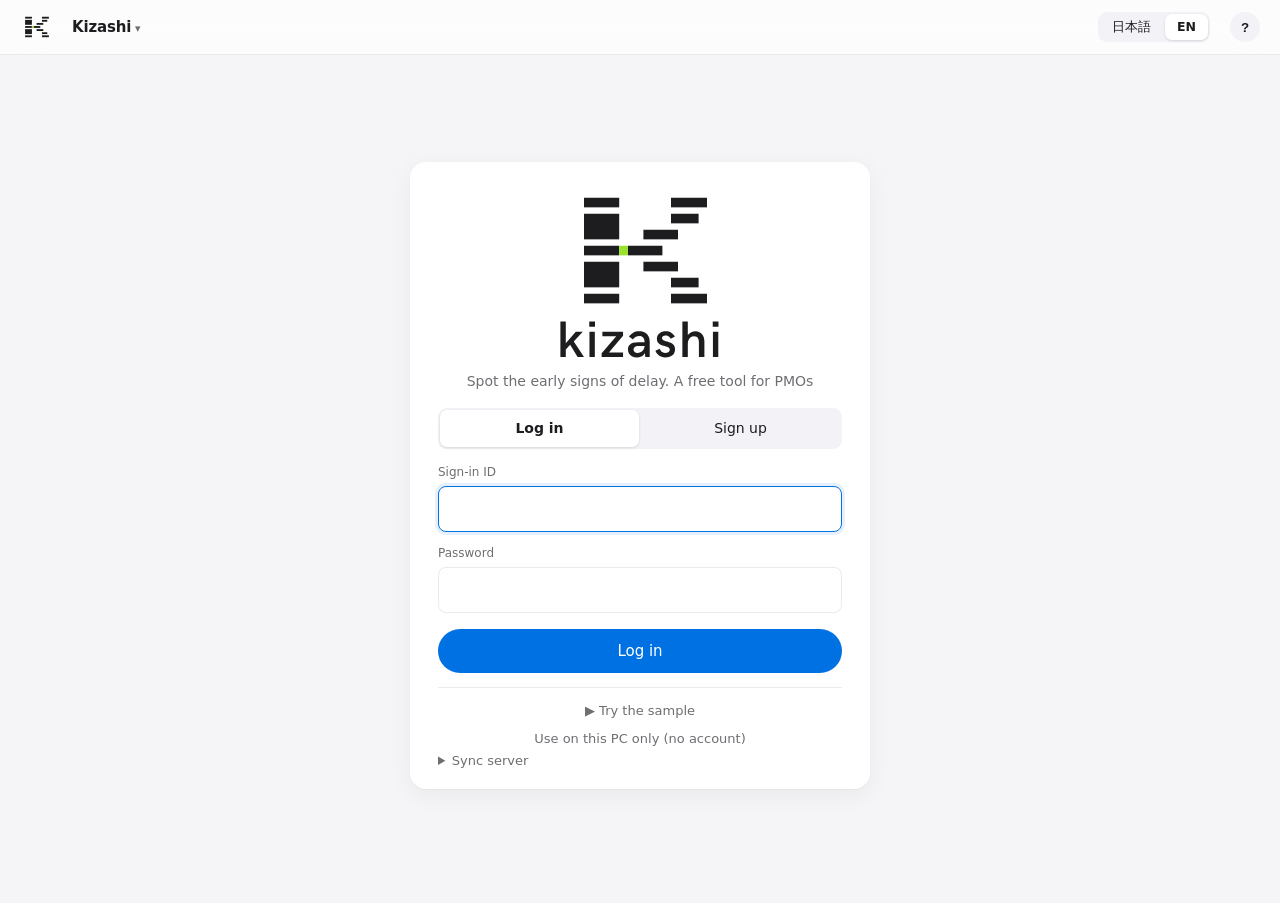
<file: index.html>
<!doctype html>
<!-- SPDX-License-Identifier: AGPL-3.0-only | Copyright (C) 2026 0kaka | Commercial licensing: see COMMERCIAL.md -->
<html lang="ja">
<head>
<meta charset="utf-8">
<meta name="viewport" content="width=device-width,initial-scale=1">
<title>Kizashi</title>
<link rel="icon" type="image/svg+xml" href="[data-uri]">
<link rel="stylesheet" href="assets/app.css">
</head>
<body>
<header>
  <button class="nav-toggle" id="navToggle" aria-label="Menu" aria-pressed="false"><svg viewBox="0 0 24 24" aria-hidden="true"><path d="M4 6h16M4 12h16M4 18h16"/></svg></button>
  <span class="brand-home" id="brandHome" title="Kizashi"></span>
  <button class="pj-switch" id="pjSwitch" title="">
    <h1 id="pjName">PMO</h1>
    <div class="sub" id="pjSub"></div>
  </button>
  <div class="right">
    <button class="gs-btn" id="gsBtn" title="Search (/)"><svg viewBox="0 0 24 24" aria-hidden="true"><path d="M10.5 4a6.5 6.5 0 1 0 0 13 6.5 6.5 0 0 0 0-13zM15.5 15.5L20 20"/></svg><span id="gsLbl"></span><kbd>/</kbd></button>
    <div id="meBox" class="me-box"></div>
    <label class="sub"><span id="scopeLbl"></span><select id="scopeSel"></select></label>
    <label class="sub"><span id="baseLbl"></span><input type="date" id="baseDate"></label>
    <div class="seg" id="langSeg"></div>
    <span id="saveInd" class="save-ind"></span>
    <span id="hdrRag"></span>
    <button class="help-btn" id="helpBtn" title="Help (?)">?</button>
  </div>
</header>
<nav id="tabs"></nav>
<main><div id="pageHead"></div><div id="view"></div></main>
<dialog id="wizard"></dialog>
<div class="toast" id="toast"></div>

<!-- file:// でも動くよう、通常の script で読み込む（順序依存） -->
<script src="js/i18n.js"></script>
<script src="js/core.js"></script>
<script src="js/workspace.js"></script>
<script src="js/sample.js"></script>
<script src="js/brand.js"></script>
<script src="js/ui-common.js"></script>
<script src="js/help.js"></script>
<script src="js/ui-dashboard.js"></script>
<script src="js/ui-phases.js"></script>
<script src="js/ui-tasks.js"></script>
<script src="js/ui-approvals.js"></script>
<script src="js/ui-raid.js"></script>
<script src="js/ui-search.js"></script>
<script src="js/merge.js"></script>
<script src="js/cloud.js"></script>
<script src="js/account.js"></script>
<script src="js/ui-meetings.js"></script>
<script src="js/ui-governance.js"></script>
<script src="js/ui-report.js"></script>
<script src="js/diagram.js"></script>
<script src="js/ui-org.js"></script>
<script src="js/ui-charts.js"></script>
<script src="js/ui-mine.js"></script>
<script src="js/ui-login.js"></script>
<script src="js/ui-wizard.js"></script>
<script src="js/app.js"></script>
</body>
</html>
</file>
<file: assets/app.css>
/* SPDX-License-Identifier: AGPL-3.0-only
   Copyright (C) 2026 0kaka
   Commercial licensing: see COMMERCIAL.md */
/* Apple の Human Interface Guidelines を手本にした配色・余白・動き */
:root{
  --bg:#f5f5f7; --panel:#ffffff; --text:#1d1d1f; --muted:#6e6e73; --line:rgba(0,0,0,.08); --soft:#f2f2f7;
  --accent:#0071e3; --accent-soft:rgba(0,113,227,.10); --violet:#af52de;
  --red:#ff3b30; --red-bg:rgba(255,59,48,.10); --amber:#c93400; --amber-bg:rgba(255,149,0,.14); --green:#248a3d; --green-bg:rgba(52,199,89,.14);
  --plan:#d2d2d7; --done:#a1a1a6;
  --glass:rgba(255,255,255,.72); --shadow:0 1px 2px rgba(0,0,0,.04),0 6px 24px rgba(0,0,0,.05); --shadow-hi:0 2px 6px rgba(0,0,0,.06),0 12px 32px rgba(0,0,0,.08);
  --ease:cubic-bezier(.2,.8,.2,1); --r:16px;
}
@media (prefers-color-scheme: dark){
  :root:not([data-theme="light"]){
    --bg:#000; --panel:#1c1c1e; --text:#f5f5f7; --muted:#98989d; --line:rgba(255,255,255,.10); --soft:#2c2c2e;
    --accent:#0a84ff; --accent-soft:rgba(10,132,255,.18); --violet:#bf5af2;
    --red:#ff453a; --red-bg:rgba(255,69,58,.16); --amber:#ff9f0a; --amber-bg:rgba(255,159,10,.16); --green:#30d158; --green-bg:rgba(48,209,88,.16);
    --plan:#3a3a3c; --done:#636366; --glass:rgba(28,28,30,.72); --shadow:0 1px 2px rgba(0,0,0,.4); --shadow-hi:0 8px 28px rgba(0,0,0,.5);
  }
}
:root[data-theme="dark"]{
  --bg:#000; --panel:#1c1c1e; --text:#f5f5f7; --muted:#98989d; --line:rgba(255,255,255,.10); --soft:#2c2c2e;
  --accent:#0a84ff; --accent-soft:rgba(10,132,255,.18); --violet:#bf5af2;
  --red:#ff453a; --red-bg:rgba(255,69,58,.16); --amber:#ff9f0a; --amber-bg:rgba(255,159,10,.16); --green:#30d158; --green-bg:rgba(48,209,88,.16);
  --plan:#3a3a3c; --done:#636366; --glass:rgba(28,28,30,.72); --shadow:0 1px 2px rgba(0,0,0,.4); --shadow-hi:0 8px 28px rgba(0,0,0,.5);
}
*{box-sizing:border-box}
html{-webkit-text-size-adjust:100%}
body{margin:0;background:var(--bg);color:var(--text);font:14px/1.5 -apple-system,BlinkMacSystemFont,"SF Pro Text","Hiragino Sans","Hiragino Kaku Gothic ProN","Yu Gothic UI","Segoe UI",system-ui,sans-serif;-webkit-font-smoothing:antialiased;
  display:grid;grid-template-columns:232px minmax(0,1fr);grid-template-rows:auto 1fr;min-height:100vh}
/* ヘッダー（すりガラス） */
header{grid-column:1/-1;position:sticky;top:0;z-index:20;background:var(--glass);-webkit-backdrop-filter:saturate(180%) blur(20px);backdrop-filter:saturate(180%) blur(20px);
  border-bottom:1px solid var(--line);padding:10px 20px;display:flex;flex-wrap:wrap;gap:8px 18px;align-items:center}
header h1{font-size:15px;margin:0;font-weight:600;letter-spacing:-.01em}
header .sub{color:var(--muted);font-size:12px}
header .right{margin-left:auto;display:flex;gap:10px;align-items:center;flex-wrap:wrap}
header label{display:flex;gap:6px;align-items:center}
#scopeSel{font-weight:600;max-width:220px}
.save-ind{font-size:12px;color:var(--muted);display:inline-flex;align-items:center;gap:6px;min-width:64px;transition:color .3s}
.save-ind .dot{width:7px;height:7px;border-radius:50%;background:var(--green);transition:transform .3s var(--ease)}
.save-ind.flash{color:var(--green)} .save-ind.flash .dot{transform:scale(1.6)}
/* サイドバー */
nav{position:sticky;top:57px;align-self:start;height:calc(100vh - 57px);overflow:auto;padding:16px 10px;display:flex;flex-direction:column;gap:2px}
nav button{display:flex;align-items:center;gap:10px;background:none;border:0;border-radius:10px;padding:8px 12px;color:var(--text);font:inherit;font-size:13.5px;cursor:pointer;text-align:left;transition:background .2s var(--ease),color .2s}
nav button:hover{background:var(--line)}
nav button.on{background:var(--accent);color:#fff;font-weight:600}
nav .ico{width:19px;height:19px;flex:none;fill:none;stroke:currentColor;stroke-width:1.7;stroke-linecap:round;stroke-linejoin:round;opacity:.85}
nav .lbl{flex:1}
nav .cnt{min-width:20px;padding:0 6px;border-radius:10px;background:var(--red);color:#fff;font-size:11px;font-weight:600;line-height:20px;text-align:center}
nav .cnt.warn{background:#ff9500}
nav button.on .cnt{background:rgba(255,255,255,.25)}
main{padding:8px 28px 48px;min-width:0;max-width:1320px}
/* 大見出し（今どこで何をしているか） */
#pageHead{padding:18px 0 14px}
.crumb{font-size:12px;color:var(--muted);display:flex;gap:6px;align-items:center;flex-wrap:wrap}
.crumb .sep{opacity:.5}
.large-title{font-size:30px;font-weight:700;letter-spacing:-.02em;margin:2px 0 2px}
.lead{margin:0;color:var(--muted);font-size:14px}
/* 動き：画面切替時だけ、上から順にふわっと出す */
@keyframes fadeUp{from{opacity:0;transform:translateY(10px)}to{opacity:1;transform:none}}
@keyframes growX{from{transform:scaleX(0)}to{transform:scaleX(1)}}
@keyframes pop{from{opacity:0;transform:scale(.92)}to{opacity:1;transform:none}}
#pageHead.animate>*{animation:fadeUp .45s var(--ease) both}
#pageHead.animate>*:nth-child(2){animation-delay:.03s} #pageHead.animate>*:nth-child(3){animation-delay:.06s}
#view.animate>*{animation:fadeUp .5s var(--ease) both}
#view.animate>*:nth-child(2){animation-delay:.06s} #view.animate>*:nth-child(3){animation-delay:.12s} #view.animate>*:nth-child(4){animation-delay:.18s}
#view.animate>*:nth-child(5){animation-delay:.24s} #view.animate>*:nth-child(n+6){animation-delay:.3s}
#view.animate .kpis>.card{animation:fadeUp .5s var(--ease) both}
#view.animate .kpis>.card:nth-child(2){animation-delay:.04s} #view.animate .kpis>.card:nth-child(3){animation-delay:.08s} #view.animate .kpis>.card:nth-child(4){animation-delay:.12s}
#view.animate .kpis>.card:nth-child(5){animation-delay:.16s} #view.animate .kpis>.card:nth-child(6){animation-delay:.2s} #view.animate .kpis>.card:nth-child(n+7){animation-delay:.24s}
#view.animate .track .ac,#view.animate .track .pl{transform-origin:left;animation:growX .9s var(--ease) both .15s}
@media (prefers-reduced-motion: reduce){*,*::before,*::after{animation:none!important;transition:none!important}}
/* 基本部品 */
.grid{display:grid;gap:16px}
.kpis{grid-template-columns:repeat(auto-fit,minmax(160px,1fr))}
.two{grid-template-columns:repeat(auto-fit,minmax(min(100%,420px),1fr))}
.card{background:var(--panel);border-radius:var(--r);padding:18px 20px;min-width:0;box-shadow:var(--shadow);transition:box-shadow .25s var(--ease),transform .25s var(--ease)}
.card h2{font-size:15px;margin:0 0 12px;font-weight:600;letter-spacing:-.01em}
.card h3{font-size:13px;margin:20px 0 8px;padding-top:14px;border-top:1px solid var(--line);font-weight:600}
.hint{font-weight:400;color:var(--muted);font-size:12px;margin-left:6px}
.small{font-size:12px}
.clickable{cursor:pointer} .clickable:hover{box-shadow:var(--shadow-hi);transform:translateY(-2px)}
.kpi .lbl{color:var(--muted);font-size:12px;font-weight:500}
.kpi .val{font-size:30px;font-weight:700;letter-spacing:-.02em;line-height:1.15;margin-top:6px;font-variant-numeric:tabular-nums}
.kpi .val small{font-size:14px;font-weight:500;color:var(--muted)}
.kpi .note{font-size:12px;color:var(--muted);margin-top:4px}
.banner{display:flex;align-items:center;gap:12px;flex-wrap:wrap;background:linear-gradient(135deg,var(--accent-soft),transparent);font-weight:500}
.banner .btn{margin-left:auto}
.rag{display:inline-flex;align-items:center;gap:6px;padding:3px 11px;border-radius:999px;font-weight:600;font-size:13px}
.rag::before{content:"";width:8px;height:8px;border-radius:50%;background:currentColor}
.rag.R{color:var(--red);background:var(--red-bg)} .rag.A{color:var(--amber);background:var(--amber-bg)} .rag.G{color:var(--green);background:var(--green-bg)}
.kpi .val .rag{font-size:20px;padding:5px 15px}
.sev{display:inline-block;padding:1px 8px;border-radius:6px;font-size:11.5px;font-weight:600;white-space:nowrap}
.sev.H{color:var(--red);background:var(--red-bg)} .sev.M{color:var(--amber);background:var(--amber-bg)} .sev.L{color:var(--muted);background:var(--soft)}
.tag{display:inline-block;padding:1px 8px;border-radius:6px;font-size:11px;background:var(--accent-soft);color:var(--accent);white-space:nowrap}
.tag.common{background:var(--soft);color:var(--muted)}
.gate{display:inline-block;padding:1px 8px;border-radius:6px;font-size:11px;font-weight:600;white-space:nowrap}
.gate.notyet{background:var(--soft);color:var(--muted)} .gate.review{background:var(--amber-bg);color:var(--amber)} .gate.approved{background:var(--green-bg);color:var(--green)}
.st{font-size:11px;font-weight:600} .st.planned{color:var(--accent)} .st.done{color:var(--green)} .st.cancelled{color:var(--muted);text-decoration:line-through}
.red{color:var(--red)} .amber{color:var(--amber)} .green{color:var(--green)} .muted{color:var(--muted)}
.link{color:var(--accent);cursor:pointer} .link:hover{text-decoration:underline}
.scroll-x{overflow-x:auto;max-width:100%}
table{border-collapse:collapse;width:100%;font-size:13px}
th,td{border-bottom:1px solid var(--line);padding:7px 8px;text-align:left;vertical-align:middle}
th{color:var(--muted);font-weight:500;font-size:12px;white-space:nowrap}
tr{transition:background .15s} tbody tr:hover,table tr:hover td{background:rgba(127,127,127,.04)}
td.num,th.num{text-align:right}
tr.sel td{background:var(--accent-soft)}
tr.row-contract td:first-child{box-shadow:inset 3px 0 0 var(--violet)}
td.cell-late input,td.cell-late select{border-color:var(--red);box-shadow:0 0 0 1px var(--red) inset}
input,select,textarea{font:inherit;color:var(--text);background:var(--panel);border:1px solid var(--line);border-radius:8px;padding:5px 8px;transition:border-color .15s,box-shadow .15s}
input:focus,select:focus,textarea:focus{outline:none;border-color:var(--accent);box-shadow:0 0 0 3px var(--accent-soft)}
textarea{width:100%;min-height:60px;resize:vertical}
.mono{font-family:ui-monospace,"SF Mono","Cascadia Mono",Consolas,monospace;font-size:12.5px;line-height:1.55}
table input,table select,table textarea{padding:4px 6px;font-size:13px;border-color:transparent;background:transparent}
table input:hover,table select:hover{border-color:var(--line)}
table input[type=date]{min-width:128px}
table input.w-s{min-width:84px} table input.w-xs{min-width:56px}
table input[type=checkbox]{width:auto}
.btn{font:inherit;font-size:13px;font-weight:500;padding:7px 14px;border-radius:980px;border:0;background:var(--soft);color:var(--text);cursor:pointer;white-space:nowrap;transition:transform .12s var(--ease),background .2s,filter .2s}
.btn:hover{filter:brightness(.96)} .btn:active{transform:scale(.97)} .btn:disabled{opacity:.4;cursor:default}
.btn.primary{background:var(--accent);color:#fff}
.btn.danger{color:var(--red)}
.btn.ghost{background:none;color:var(--muted);padding:3px 8px}
.chip{font:inherit;font-size:12px;border:1px dashed var(--muted);background:none;color:var(--text);border-radius:980px;padding:3px 10px;cursor:pointer;margin:2px}
.chip:hover{border-style:solid;border-color:var(--accent);color:var(--accent)}
.seg{display:inline-flex;background:var(--soft);border-radius:9px;padding:2px;gap:2px}
.seg button{font:inherit;font-size:12.5px;border:0;background:none;color:var(--text);padding:4px 12px;cursor:pointer;border-radius:7px;transition:background .2s,box-shadow .2s}
.seg button.on{background:var(--panel);box-shadow:0 1px 3px rgba(0,0,0,.12);font-weight:600}
.bar{display:flex;flex-wrap:wrap;gap:8px;align-items:center;margin-bottom:12px}
.bar .sp{flex:1}
.phase-row{display:grid;grid-template-columns:150px 1fr 140px;gap:12px;align-items:center;padding:8px 0;border-bottom:1px solid var(--line)}
.phase-row:last-child{border-bottom:0}
.phase-row .nm{font-weight:600;font-size:13px;min-width:0;overflow:hidden;text-overflow:ellipsis}
.phase-row .nm small{display:block;color:var(--muted);font-weight:400;font-size:11px}
.track{position:relative;height:10px;background:var(--soft);border-radius:5px;overflow:hidden}
.track.big{height:10px}
.track .pl{position:absolute;inset:0 auto 0 0;background:var(--plan);border-radius:5px}
.track .ac{position:absolute;top:0;bottom:0;left:0;border-radius:5px;background:var(--accent)}
.track .ac2{position:absolute;top:0;bottom:0;background:#ff9500;opacity:.6}
.readiness{margin-top:10px;display:grid;gap:6px}
.phase-row .fig{font-size:12px;text-align:right;white-space:nowrap;font-variant-numeric:tabular-nums}
.legend{display:flex;gap:14px;font-size:12px;color:var(--muted);flex-wrap:wrap;margin-top:10px}
.legend i{display:inline-block;width:10px;height:10px;border-radius:3px;margin-right:5px;vertical-align:-1px}
.legend i.dot-red{border-radius:50%;background:var(--red)}
.alert-list{list-style:none;margin:0;padding:0}
.alert-list li{display:flex;gap:10px;padding:10px 0;border-bottom:1px solid var(--line);align-items:flex-start}
.alert-list li:last-child{border-bottom:0}
.alert-list .t{font-weight:600}
.alert-list .d{color:var(--muted);font-size:12px}
.date-chip{min-width:54px;text-align:center;font-weight:700;font-size:15px;line-height:1.2;padding:6px;border-radius:10px;background:var(--accent-soft);color:var(--accent)}
.date-chip small{display:block;font-weight:500;font-size:11px}
.date-chip.done{background:var(--green-bg);color:var(--green)} .date-chip.cancelled{background:var(--soft);color:var(--muted)}
.phase-head .ph-title{display:flex;gap:10px;align-items:center;flex-wrap:wrap}
.phase-head .code{font-weight:800;font-size:20px;color:var(--accent)}
.ph-meta{display:flex;flex-wrap:wrap;gap:6px 24px;margin-top:8px;font-size:13px}
.ph-meta .muted{font-size:12px;margin-right:4px}
/* 会議 */
.mtg-layout{display:grid;grid-template-columns:minmax(280px,380px) 1fr;gap:16px;align-items:start}
.mlist{list-style:none;margin:0;padding:0;max-height:640px;overflow:auto}
.mlist li{display:flex;gap:10px;padding:9px;border-radius:12px;cursor:pointer;transition:background .2s}
.mlist li:hover{background:var(--soft)}
.mlist li.on{background:var(--accent-soft)}
.mlist .t{font-weight:600;font-size:13px}
.mlist .d{font-size:11.5px;color:var(--muted);margin:2px 0}
.mtg-detail{position:sticky;top:72px}
.steps{display:flex;gap:6px;flex-wrap:wrap;margin:6px 0 4px}
.steps span{font-size:12px;padding:4px 11px;border-radius:999px;background:var(--soft);color:var(--muted);transition:all .3s var(--ease)}
.steps span.ok{background:var(--green-bg);color:var(--green);font-weight:600}
.steps span.ok::after{content:" ✓"}
.req{color:var(--red);font-size:11px}
/* フォーム */
.form-grid{display:grid;grid-template-columns:repeat(auto-fit,minmax(200px,1fr));gap:12px 16px}
.form-grid.one{grid-template-columns:1fr}
.form-grid label,.lbl-block{display:flex;flex-direction:column;gap:5px;font-size:12px;color:var(--muted);font-weight:500}
.form-grid input,.form-grid select{font-size:14px;padding:7px 10px}
/* ガバナンス */
.gov-list{display:grid;gap:10px}
details.gov summary,details.card summary{cursor:pointer;display:flex;gap:10px;align-items:center;flex-wrap:wrap;list-style:none}
details summary::-webkit-details-marker{display:none}
details.gov summary::before,details.card summary::before{content:"›";color:var(--muted);font-size:18px;line-height:1;transition:transform .25s var(--ease)}
details[open] summary::before{transform:rotate(90deg)}
details[open]>*:not(summary){animation:fadeUp .35s var(--ease) both}
details.gov.agreed{box-shadow:inset 4px 0 0 var(--green),var(--shadow)} details.gov.draft{box-shadow:inset 4px 0 0 #ff9500,var(--shadow)}
.gstat{font-size:11px;font-weight:600;padding:1px 8px;border-radius:6px}
.gstat.agreed{background:var(--green-bg);color:var(--green)} .gstat.draft{background:var(--amber-bg);color:var(--amber)} .gstat.notset{background:var(--soft);color:var(--muted)}
pre.rule{white-space:pre-wrap;font:12.5px/1.6 ui-monospace,"SF Mono",Consolas,monospace;background:var(--soft);padding:12px;border-radius:10px;margin:10px 0 0}
.filename{display:flex;gap:8px;align-items:center;margin-top:12px;flex-wrap:wrap}
.filename code{flex:1;min-width:0;word-break:break-all;background:var(--soft);padding:9px 12px;border-radius:10px;font-size:13px}
/* 体制図（グラフ） */
.org-canvas{position:relative}
.lane{stroke:none} .lane-client{fill:var(--green-bg);opacity:.55} .lane-us{fill:var(--accent-soft);opacity:.6} .lane-vendor{fill:var(--amber-bg);opacity:.55} .lane-other{fill:var(--soft)}
.lane-name{font-size:12.5px;font-weight:700;letter-spacing:.04em}
.level-line{stroke:var(--line);stroke-dasharray:2 4}
.level-name{font-size:12px;font-weight:700;fill:var(--text)} .level-sub{font-size:10.5px;fill:var(--muted)}
.edge{fill:none;transition:opacity .25s var(--ease),stroke-width .2s}
.edge.report{stroke:var(--muted);stroke-width:1.6;opacity:.7}
.edge.peer{stroke:var(--violet);stroke-width:1.6;stroke-dasharray:5 4;opacity:.8}
.org-arrowhead{fill:var(--muted)}
.org-node{cursor:pointer;transition:opacity .25s var(--ease)}
.org-node .org-card{fill:var(--panel);stroke:var(--line);stroke-width:1;filter:drop-shadow(0 2px 6px rgba(0,0,0,.08));transition:stroke .2s,stroke-width .2s}
.org-node:hover .org-card{stroke:var(--accent);stroke-width:1.5}
.org-node.on .org-card{stroke:var(--accent);stroke-width:2.5}
.org-node.me .org-card{stroke:var(--violet);stroke-width:1.5}
.org-node.dim{opacity:.3}
.org-svg.hl .org-node:not(.rel){opacity:.22} .org-svg.hl .edge:not(.rel){opacity:.08} .org-svg.hl .edge.rel{opacity:1;stroke-width:2.4}
.org-ini{font-size:13px;font-weight:700;fill:#fff}
.org-name{font-size:13px;font-weight:600;fill:var(--text)}
.org-role{font-size:10.5px;fill:var(--muted)}
.org-access{font-size:10px;font-weight:700;fill:var(--muted)} .org-access.pm{fill:var(--accent)} .org-access.pmo{fill:var(--violet)} .org-access.lead{fill:var(--green)}
.load-bg{fill:var(--soft)} .load-fg{fill:var(--accent);transition:width .6s var(--ease)} .load-fg.heavy{fill:var(--red)}
.org-alert{fill:var(--red);stroke:var(--panel);stroke-width:2} .org-alert-n{fill:#fff;font-size:10.5px;font-weight:700}
.org-svg.anim .edge{animation:fadeUp .6s var(--ease) both .3s}
.missing{margin-top:12px;padding-top:10px;border-top:1px solid var(--line)}
.org-drawer{position:fixed;top:64px;right:16px;bottom:16px;width:min(360px,calc(100vw - 32px));overflow:auto;z-index:30;transform:translateX(calc(100% + 24px));transition:transform .4s var(--ease);pointer-events:none}
.org-drawer.open{transform:none;pointer-events:auto}
.org-drawer .card{box-shadow:var(--shadow-hi);min-height:100%}
.hold-list{list-style:none;margin:0;padding:0}
.hold-list li{display:flex;gap:8px;align-items:center;padding:7px 0;border-bottom:1px solid var(--line);font-size:13px}
.peers{max-height:160px;overflow:auto}
/* はじめかた */
dialog#wizard{border:0;border-radius:20px;padding:0;width:min(640px,calc(100vw - 32px));background:var(--panel);color:var(--text);box-shadow:0 24px 64px rgba(0,0,0,.25)}
dialog#wizard[open]{animation:pop .35s var(--ease)}
dialog::backdrop{background:rgba(0,0,0,.3);-webkit-backdrop-filter:blur(6px);backdrop-filter:blur(6px)}
.wz{padding:22px 24px}
.wz-head{display:flex;align-items:center} .wz-head h2{margin:0;font-size:20px;flex:1}
.wz-steps{display:flex;gap:6px;margin:14px 0 6px}
.wz-steps span{flex:1;font-size:12px;padding:6px 10px;border-radius:9px;background:var(--soft);color:var(--muted);transition:all .3s var(--ease)}
.wz-steps span.on{background:var(--accent);color:#fff;font-weight:600} .wz-steps span.ok{background:var(--green-bg);color:var(--green)}
.wz-body{min-height:260px;animation:fadeUp .35s var(--ease)}
.wz-foot{display:flex;gap:8px;align-items:center;margin-top:16px}
.wz-foot .sp{flex:1}
.tpl-grid{display:grid;grid-template-columns:repeat(auto-fit,minmax(130px,1fr));gap:8px}
.tpl{font:inherit;text-align:left;display:flex;flex-direction:column;gap:4px;padding:12px;border-radius:12px;border:2px solid var(--line);background:var(--panel);color:var(--text);cursor:pointer;transition:border-color .2s,transform .15s var(--ease)}
.tpl:hover{transform:translateY(-1px)} .tpl.on{border-color:var(--accent);background:var(--accent-soft)}
.tpl small{color:var(--muted);font-size:11px}
.wz-summary{display:grid;gap:8px;background:var(--soft);border-radius:12px;padding:12px 14px}
.wz-summary div{display:flex;flex-direction:column}
.wz-will{margin:12px 0 0;padding-left:20px;color:var(--text)}
.wz-will li{margin:3px 0}
/* SVG（ガント・推移） */
svg text{font-family:inherit}
.g-label{fill:var(--text);font-size:11px} .g-phase{fill:var(--muted);font-size:10px}
.g-tick{fill:var(--muted);font-size:11px} .g-grid{stroke:var(--line);stroke-width:1}
.g-band{fill:var(--soft);opacity:.6}
.g-track{fill:var(--plan);opacity:.55} .g-base{fill:none;stroke:var(--muted);stroke-dasharray:3 2;stroke-width:1}
.g-fill{fill:var(--accent)} .g-fill.H{fill:var(--red)} .g-fill.M{fill:#ff9500} .g-fill.done{fill:var(--done)}
.g-ms{fill:var(--accent)} .g-ms.H{fill:var(--red)} .g-ms.M{fill:#ff9500} .g-ms.done{fill:var(--done)}
.g-today{stroke:var(--red);stroke-width:1.5;stroke-dasharray:4 3}
.g-todaylbl{fill:var(--red);font-size:11px;font-weight:700}
.g-contract{stroke:var(--violet);stroke-width:2.5}
.c-line{fill:none;stroke:var(--accent);stroke-width:2.5;stroke-linejoin:round} .c-dot{fill:var(--accent)}
.c-ref{stroke:var(--muted);stroke-dasharray:4 3} .c-amber{stroke:#ff9500;stroke-dasharray:4 3} .c-red{stroke:var(--red);stroke-dasharray:4 3}
.c-lbl{fill:var(--muted);font-size:11px} .c-val{fill:var(--text);font-size:11px;font-weight:700}
/* レポート */
.report{background:var(--panel);border-radius:var(--r);box-shadow:var(--shadow);padding:28px 32px}
.report h1{font-size:22px;margin:0 0 10px;letter-spacing:-.01em}
.report h2{font-size:16px;margin:24px 0 8px;padding-left:10px;border-left:3px solid var(--accent)}
.report ul{margin:6px 0;padding-left:20px}
.report table{margin:6px 0}
.report p{margin:6px 0}
.empty{color:var(--muted);padding:14px 0}
.toast{position:fixed;bottom:24px;left:50%;transform:translate(-50%,12px);background:var(--glass);-webkit-backdrop-filter:blur(20px);backdrop-filter:blur(20px);color:var(--text);
  box-shadow:var(--shadow-hi);padding:10px 18px;border-radius:999px;font-size:13px;font-weight:500;opacity:0;transition:opacity .25s,transform .35s var(--ease);pointer-events:none;z-index:50}
.toast.on{opacity:1;transform:translate(-50%,0)}
.toast.act{pointer-events:auto;display:flex;gap:14px;align-items:center}
.toast.act button{font:inherit;font-weight:600;border:0;background:none;color:var(--accent);cursor:pointer;padding:2px 4px}
/* 承認（まとめて承認） */
.ap-bar{position:sticky;top:57px;z-index:3;background:var(--panel);padding:6px 0;flex-wrap:wrap}
.ap-table td:first-child,.ap-table th:first-child{width:28px}
.ap-table input[type=checkbox]{width:18px;height:18px;cursor:pointer}
.ap-table tr[data-aprow]{cursor:pointer;transition:background .2s}
.ap-table tr.ap-on{background:var(--accent-soft)}
.ap-title{font-weight:500;white-space:normal}
.tag.ap-raid{background:rgba(255,149,0,.14);color:#c25e00} .tag.ap-crs{background:rgba(175,82,222,.14);color:#8e44ad}
.returned{font-size:12px;color:#c25e00;background:rgba(255,149,0,.1);border-radius:6px;padding:3px 8px;margin-top:4px;white-space:normal}
.klane header .btn{margin-left:auto}
.chk{display:inline-flex;gap:6px;align-items:center;font-size:13px}
/* ロール・自分の仕事 */
.me-sw select{font-weight:600}
input.ro,select.ro,textarea.ro{opacity:.75;cursor:not-allowed;border-color:transparent;background:transparent;box-shadow:none;-webkit-appearance:none;appearance:none}
.ro-note{font-size:12px;color:var(--muted);background:var(--soft);border-radius:10px;padding:8px 12px;margin-bottom:14px}
.hello{display:flex;align-items:center;gap:16px}
.avatar{width:52px;height:52px;border-radius:50%;background:linear-gradient(135deg,var(--accent),var(--violet));color:#fff;font-size:22px;font-weight:700;display:grid;place-items:center;flex:none}
.hello-name{font-size:20px;font-weight:700;letter-spacing:-.01em}
.hello-count{text-align:center;display:flex;flex-direction:column} .hello-count b{font-size:30px;line-height:1}
.todo-list{list-style:none;margin:0;padding:0}
.todo-list li{display:flex;gap:10px;align-items:center;padding:10px 8px;border-radius:10px;cursor:pointer;transition:background .2s}
.todo-list li:hover{background:var(--soft)} .todo-list li span:nth-child(2){flex:1} .todo-list .go{color:var(--muted);font-size:18px}
.prog{display:flex;align-items:center;gap:8px;min-width:180px} .prog span{font-size:12px;width:36px;text-align:right;font-variant-numeric:tabular-nums}
input.range{padding:0;accent-color:var(--accent);flex:1}
.phase-checks{display:flex;flex-direction:column;gap:4px;color:var(--text);font-weight:400}
table.matrix td.c,table.matrix th.c{text-align:center} table.matrix .me{background:var(--accent-soft)}
.mk.y{color:var(--green)} .mk.p{color:#ff9500} .mk.n{color:var(--muted)}
/* ログイン */
body.locked{grid-template-columns:1fr} body.locked nav{display:none} body.locked header .right label,body.locked #saveInd{display:none}
.login-wrap{min-height:calc(100vh - 140px);display:grid;place-items:center;padding:24px 0}
.card.login{width:min(460px,100%);padding:28px 28px 18px}
.login-logo{width:180px;margin:0 auto 6px;color:var(--text)} .login-logo .brand-svg{width:100%;height:auto;display:block}
.people{display:grid;gap:6px;max-height:380px;overflow:auto}
.person{font:inherit;display:flex;align-items:center;gap:12px;padding:10px 12px;border-radius:12px;border:0;background:var(--soft);color:var(--text);cursor:pointer;text-align:left;transition:transform .15s var(--ease),background .2s}
.person:hover{background:var(--accent-soft);transform:translateY(-1px)}
.person .pn{flex:1;display:flex;flex-direction:column} .person .pn small{color:var(--muted);font-size:11.5px}
.avatar.sm{width:34px;height:34px;font-size:15px} .avatar.xs{width:24px;height:24px;font-size:12px}
.who{display:flex;align-items:center;gap:12px;margin-bottom:14px}
.lg-form{display:grid;gap:12px} .lg-form input{font-size:16px;padding:10px 12px}
.need{background:var(--amber-bg);color:var(--amber);padding:10px 12px;border-radius:10px;font-size:13px}
.login-foot{display:flex;justify-content:center;gap:8px;margin-top:16px;border-top:1px solid var(--line);padding-top:10px;flex-wrap:wrap}
.me-box{display:flex;align-items:center;gap:8px}
.me-name{display:flex;flex-direction:column;font-size:12.5px;font-weight:600;line-height:1.2} .me-name small{font-size:11px;color:var(--muted);font-weight:500}
.login-state{font-size:12px;margin-top:8px;padding:6px 10px;border-radius:8px;background:var(--soft);color:var(--muted)}
.login-state.set{background:var(--green-bg);color:var(--green)} .login-state.invited{background:var(--amber-bg);color:var(--amber)}
/* 図の切り替え・フロー */
.ov-bar{display:flex;gap:10px;align-items:flex-start;margin-bottom:14px;flex-wrap:wrap}
.ov-chips{display:flex;gap:6px;flex-wrap:wrap;flex:1;position:relative}
.ov{font:inherit;font-size:13px;display:inline-flex;align-items:center;gap:6px;padding:7px 14px;border-radius:980px;border:0;background:var(--panel);color:var(--text);box-shadow:var(--shadow);cursor:pointer;transition:transform .15s var(--ease),background .2s,color .2s}
.ov:hover{transform:translateY(-1px)} .ov.on{background:var(--accent);color:#fff;font-weight:600}
.ov .ov-i{opacity:.7;font-size:12px} .ov.add{background:none;box-shadow:none;border:1px dashed var(--muted);color:var(--muted)} .ov.members{background:var(--soft)} .ov.members.on{background:var(--accent)}
.pop{position:absolute;z-index:40;margin-top:40px;background:var(--panel);border-radius:14px;box-shadow:var(--shadow-hi);padding:6px;display:grid;min-width:280px;animation:pop .25s var(--ease)}
.pop button{font:inherit;text-align:left;border:0;background:none;color:var(--text);padding:10px 12px;border-radius:10px;cursor:pointer;display:flex;flex-direction:column;gap:2px;font-weight:600}
.pop button:hover{background:var(--soft)} .pop small{font-weight:400;color:var(--muted);font-size:11.5px}
.flow{display:flex;align-items:stretch;gap:0;overflow-x:auto;padding:6px 2px 12px}
.flow-step{flex:1 1 170px;min-width:150px;max-width:240px;background:var(--soft);border-radius:16px;padding:14px;cursor:pointer;border:2px solid transparent;transition:border-color .2s,transform .2s var(--ease),box-shadow .2s;display:flex;flex-direction:column;gap:8px}
.flow-step:hover{transform:translateY(-2px);box-shadow:var(--shadow-hi)} .flow-step.on{border-color:var(--accent);background:var(--panel)}
.flow.anim .flow-step{animation:fadeUp .5s var(--ease) both;animation-delay:var(--d)}
.flow-arrow{flex:0 0 34px;display:grid;place-items:center} .flow-arrow svg{width:28px;height:16px;fill:none;stroke:var(--muted);stroke-width:1.8;stroke-linecap:round;stroke-linejoin:round}
.flow-no{font-size:10.5px;font-weight:700;letter-spacing:.06em;color:var(--accent)} .flow-no.big{font-size:18px;width:32px;height:32px;border-radius:50%;background:var(--accent);color:#fff;display:grid;place-items:center;letter-spacing:0}
.flow-label{font-weight:700;font-size:14px;line-height:1.35}
.flow-people{display:flex;flex-direction:column;gap:5px}
.pchip{font:inherit;font-size:12.5px;display:flex;align-items:center;gap:7px;padding:5px 9px 5px 5px;border-radius:999px;border:0;background:var(--panel);color:var(--text);cursor:pointer;text-align:left;box-shadow:0 1px 2px rgba(0,0,0,.06);transition:box-shadow .2s}
.pchip:hover{box-shadow:0 0 0 2px var(--accent)} .pchip small{color:var(--muted);font-size:10.5px;margin-left:auto;padding-left:6px}
.pchip.empty{color:var(--muted);padding:5px 10px;cursor:default;background:transparent;border:1px dashed var(--plan);box-shadow:none}
.flow-note{font-size:11.5px;color:var(--muted);border-top:1px solid var(--line);padding-top:6px}
.login-dot{display:inline-block;width:9px;height:9px;border-radius:50%;background:var(--plan)} .login-dot.set{background:var(--green)} .login-dot.invited{background:#ff9500}
/* タスク：一覧・カンバン・Backlog */
.prio{display:inline-block;width:9px;height:9px;border-radius:50%;flex:none} .prio.H{background:var(--red)} .prio.M{background:#ff9500} .prio.L{background:var(--plan)}
.tname{display:flex;align-items:center;gap:6px} .ms{color:var(--accent)}
.carry{font-size:11px;font-weight:700;color:var(--violet);background:rgba(175,82,222,.12);border-radius:6px;padding:0 6px;white-space:nowrap}
.disp{font-size:11px;font-weight:600;border-radius:6px;padding:1px 7px;white-space:nowrap;margin-right:4px} .disp.hold{background:var(--amber-bg);color:var(--amber)} .disp.backlog{background:var(--soft);color:var(--muted)} .disp.dropped{background:var(--soft);color:var(--muted);text-decoration:line-through}
.disp-sel{font-size:12px;max-width:120px}
table.tasks tr.closed td{opacity:.55} table.tasks tr.held td:first-child{box-shadow:inset 3px 0 0 #ff9500}
.st-sel{font-weight:600} .st-active{color:var(--accent)} .st-check{color:var(--violet)} .st-approval{color:var(--amber)} .st-closed{color:var(--green)}
.btn.sm{padding:3px 10px;font-size:12px}
.kanban{display:grid;grid-template-columns:repeat(5,minmax(200px,1fr));gap:12px;overflow-x:auto;padding-bottom:6px}
.klane{background:var(--soft);border-radius:16px;padding:10px;min-height:320px;transition:background .2s,box-shadow .2s}
.klane.over{background:var(--accent-soft);box-shadow:inset 0 0 0 2px var(--accent)}
.klane header{display:flex;align-items:center;gap:8px;font-weight:700;font-size:13px;padding:4px 4px 10px}
.kdot{width:9px;height:9px;border-radius:50%} .kdot.todo{background:var(--plan)} .kdot.active{background:var(--accent)} .kdot.check{background:var(--violet)} .kdot.approval{background:#ff9500} .kdot.closed{background:var(--green)}
.kcount{margin-left:auto;font-size:12px;color:var(--muted);font-weight:600}
.klist{display:flex;flex-direction:column;gap:8px}
.kcard{background:var(--panel);border-radius:12px;padding:10px 11px;box-shadow:0 1px 2px rgba(0,0,0,.06),0 2px 8px rgba(0,0,0,.04);cursor:grab;transition:transform .15s var(--ease),box-shadow .2s;display:flex;flex-direction:column;gap:6px}
.kcard:hover{transform:translateY(-1px);box-shadow:var(--shadow-hi)} .kcard.dragging{opacity:.4} .kcard[draggable="false"]{cursor:default}
.kcard.sev-H{box-shadow:inset 3px 0 0 var(--red),0 1px 2px rgba(0,0,0,.06)} .kcard.sev-M{box-shadow:inset 3px 0 0 #ff9500,0 1px 2px rgba(0,0,0,.06)} .kcard.held{opacity:.8}
#view.animate .kcard{animation:fadeUp .4s var(--ease) both}
.kc-top{display:flex;align-items:center;gap:6px;font-size:11px} .kc-st{color:var(--muted);margin-left:auto}
.tag.k-study{background:rgba(175,82,222,.12);color:var(--violet)} .tag.k-dev{background:var(--accent-soft);color:var(--accent)} .tag.k-doc{background:var(--green-bg);color:var(--green)} .tag.k-general{background:var(--soft);color:var(--muted)}
.kc-name{font-weight:600;font-size:13px;line-height:1.35}
.kc-hold{font-size:11.5px;color:var(--amber);background:var(--amber-bg);border-radius:6px;padding:3px 6px}
.kc-foot{display:flex;align-items:center;gap:6px}
.kc-act{display:flex;justify-content:flex-end}
.kempty{font-size:12px;color:var(--muted);text-align:center;padding:16px 0}
.kquick{width:100%;font-size:13px;padding:8px 10px;border-radius:10px;border:1px dashed var(--plan);background:var(--panel)}
.seg button b{font-size:11px;background:var(--red);color:#fff;border-radius:8px;padding:0 5px;margin-left:2px}
/* ノード・辺エディタ（体制図・フロー共通） */
.dg-wrap{overflow:auto;max-width:100%;border-radius:12px}
.dg-wrap.editing{background-image:radial-gradient(var(--line) 1px,transparent 1px);background-size:16px 16px;outline:2px dashed var(--accent-soft);outline-offset:-2px}
svg.dg{display:block;margin:0 auto;touch-action:none;user-select:none}
.dg-edge .hit{fill:none;stroke:transparent;stroke-width:14}
.dg-edge .line{fill:none;transition:opacity .25s var(--ease),stroke-width .2s}
.dg-edge.report .line{stroke:var(--muted);stroke-width:1.7;opacity:.75}
.dg-edge.peer .line{stroke:var(--violet);stroke-width:1.6;stroke-dasharray:5 4;opacity:.85}
.dg-edge.flow .line{stroke:var(--accent);stroke-width:2;opacity:.85}
.dg-head.rep{fill:var(--muted)} .dg-head.flow{fill:var(--accent)}
.dg-elabel rect{fill:var(--panel);stroke:var(--line)} .dg-elabel text{font-size:11px;font-weight:600;fill:var(--text)}
.editing .dg-edge{cursor:pointer} .editing .dg-edge:hover .line{stroke-width:3.2;opacity:1}
.dg-node{transition:opacity .25s var(--ease)} .editing .dg-node{cursor:grab} .dg-node.dragging{cursor:grabbing;opacity:.85}
.dg-node.drop .org-card,.dg-node.drop .fnode{stroke:var(--green);stroke-width:3}
.dg-handle{fill:var(--panel);stroke:var(--accent);stroke-width:2;cursor:crosshair;transition:r .15s} .dg-handle:hover{r:9;fill:var(--accent)}
.dg-handle.peer{stroke:var(--violet)} .dg-handle.peer:hover{fill:var(--violet)}
svg.connecting{cursor:crosshair}
.dg-temp{fill:none;stroke:var(--accent);stroke-width:2;stroke-dasharray:4 4;pointer-events:none}
svg.dg.hl .dg-node:not(.rel){opacity:.22} svg.dg.hl .dg-edge:not(.rel){opacity:.1} svg.dg.hl .dg-edge.rel .line{stroke-width:2.6;opacity:1}
svg.dg.anim .dg-node .dg-body{animation:pop .5s var(--ease) both;animation-delay:var(--d);transform-box:fill-box;transform-origin:center}
svg.dg.anim .dg-edge{animation:fadeUp .6s var(--ease) both .3s}
.dg-node.on .org-card{stroke:var(--accent);stroke-width:2.5} .dg-node.me .org-card{stroke:var(--violet);stroke-width:1.5} .dg-node.dim{opacity:.3}
.dg-node:hover .org-card{stroke:var(--accent);stroke-width:1.5}
.dg-legend{fill:none;stroke-width:1.8} .dg-legend.rep{stroke:var(--muted)} .dg-legend.peer{stroke:var(--violet);stroke-dasharray:5 4}
.fnode{fill:var(--panel);stroke:var(--line);stroke-width:1.2;filter:drop-shadow(0 2px 6px rgba(0,0,0,.08));transition:stroke .2s}
.fnode.decision{stroke:var(--violet);stroke-width:2;stroke-dasharray:6 3} .fnode.end{stroke:var(--green);stroke-width:2}
.dg-node:hover .fnode{stroke:var(--accent)} .dg-node.on .fnode{stroke:var(--accent);stroke-width:3;stroke-dasharray:none}
.fhead{font-size:10.5px;font-weight:700;letter-spacing:.05em;fill:var(--accent)} .fhead.decision{fill:var(--violet)} .fhead.end{fill:var(--green)}
.flabel{font-size:13.5px;font-weight:700;fill:var(--text)}
.fchip{cursor:pointer} .fchip-bg{fill:var(--soft)} .fchip:hover .fchip-bg{fill:var(--accent-soft)}
.fchip-ini{font-size:9px;font-weight:700;fill:#fff} .fchip-name{font-size:11.5px;font-weight:600;fill:var(--text)} .fchip-role{font-size:10px;fill:var(--muted)}
.fchip-empty{fill:none;stroke:var(--plan);stroke-dasharray:4 3}
.dg-pop{position:fixed;z-index:60;background:var(--panel);border-radius:12px;box-shadow:var(--shadow-hi);padding:10px 12px;min-width:220px;animation:pop .2s var(--ease)}
.dg-pop .btn{margin-top:6px}
/* プロジェクト切り替え・ヘルプ */
.pj-switch{font:inherit;text-align:left;background:none;border:0;color:inherit;cursor:pointer;padding:4px 10px;margin-left:-10px;border-radius:10px;transition:background .2s}
.pj-switch:hover{background:var(--line)} .pj-switch h1::after{content:" ▾";font-size:11px;color:var(--muted)}
.ws-pop{position:fixed;z-index:70;width:min(360px,calc(100vw - 16px));max-height:70vh;display:flex;flex-direction:column;background:var(--panel);border-radius:16px;box-shadow:var(--shadow-hi);padding:12px;animation:pop .25s var(--ease)}
.ws-head{display:flex;justify-content:space-between;align-items:baseline;margin-bottom:8px}
.ws-search{width:100%;margin-bottom:8px}
.ws-list{overflow:auto;flex:1}
.ws-co{font-size:12px;font-weight:700;margin:8px 4px 2px} .ws-team{font-size:11.5px;color:var(--muted);margin:4px 4px 2px 14px}
.ws-item{display:flex;align-items:center;gap:8px;padding:8px 10px;margin-left:14px;border-radius:10px;cursor:pointer;transition:background .15s}
.ws-item:hover{background:var(--soft)} .ws-item.on{background:var(--accent-soft)}
.ws-main{flex:1;display:flex;flex-direction:column;min-width:0} .ws-main small{color:var(--muted);font-size:11px} .ws-main .tag{align-self:flex-start;margin:2px 0}
.ws-check{color:var(--accent);font-weight:700}
.ws-foot{display:flex;gap:8px;margin-top:10px;padding-top:10px;border-top:1px solid var(--line);flex-wrap:wrap}
.help-btn{width:30px;height:30px;border-radius:50%;border:0;background:var(--soft);color:var(--text);font-weight:700;cursor:pointer;transition:background .2s} .help-btn:hover{background:var(--accent);color:#fff}
.help-panel{position:fixed;top:64px;right:16px;bottom:16px;width:min(640px,calc(100vw - 32px));z-index:65;background:var(--panel);border-radius:18px;box-shadow:var(--shadow-hi);display:flex;flex-direction:column;transform:translateX(calc(100% + 24px));transition:transform .4s var(--ease)}
.help-panel.open{transform:none}
.help-head{display:flex;align-items:center;padding:14px 16px;border-bottom:1px solid var(--line)} .help-head b{font-size:16px}
.help-body{display:grid;grid-template-columns:200px 1fr;grid-template-rows:minmax(0,1fr);min-height:0;flex:1;overflow:hidden}
.help-toc{overflow-y:auto;min-height:0;padding:10px;border-right:1px solid var(--line);display:flex;flex-direction:column;gap:2px}
.help-toc button{font:inherit;font-size:12.5px;text-align:left;border:0;background:none;color:var(--text);padding:7px 10px;border-radius:8px;cursor:pointer}
.help-toc button:hover{background:var(--soft)} .help-toc button.on{background:var(--accent);color:#fff;font-weight:600}
.help-art{overflow-y:auto;min-height:0;box-shadow:none;border-radius:0;padding:18px 22px} .help-art h2{margin-top:0}
@media (max-width:700px){ .help-body{grid-template-columns:1fr} .help-toc{flex-direction:row;overflow-x:auto;border-right:0;border-bottom:1px solid var(--line)} .help-toc button{white-space:nowrap} }
@media print{ .help-panel,.ws-pop,.help-btn{display:none!important} }
/* v9：見たままが正しい表示（WYSIWYG）— 表は中身に合わせて広がり、長い文章はセル内で折り返す */
table select,table input:not([type=checkbox]):not([type=range]){field-sizing:content;width:auto;max-width:none}
table select{min-width:7em} table input[type=date]{min-width:9.5em} table input[type=number]{min-width:4.5em}
td{white-space:normal}
textarea.cellwrap{field-sizing:content;resize:none;overflow:hidden;min-height:0;width:100%;min-width:15em;max-width:26em;line-height:1.45;padding:4px 6px;white-space:pre-wrap;word-break:break-word;border-color:transparent;background:transparent}
textarea.cellwrap:hover{border-color:var(--line)} textarea.cellwrap:focus{background:var(--panel)}
.just-saved{animation:savedFlash 1.2s var(--ease)}
@keyframes savedFlash{0%{background:rgba(52,199,89,.28);box-shadow:inset 3px 0 0 var(--green)}100%{background:transparent;box-shadow:none}}
.ico-trash{width:16px;height:16px;fill:none;stroke:currentColor;stroke-width:1.8;stroke-linecap:round;stroke-linejoin:round;vertical-align:-3px}
.btn.del{color:var(--muted)} .btn.del:hover{color:var(--red);background:var(--red-bg)}
.info{display:inline-grid;place-items:center;width:16px;height:16px;margin-left:6px;border-radius:50%;border:1px solid var(--muted);background:none;color:var(--muted);font:600 10px/1 serif;font-style:italic;cursor:pointer;vertical-align:1px}
.info:hover{background:var(--accent);border-color:var(--accent);color:#fff}
.kcard{cursor:pointer}
.login-brand{text-align:center;font-weight:700;letter-spacing:.08em;color:var(--muted);margin:-4px 0 6px}
/* 左メニューの開閉 */
.nav-toggle{width:34px;height:34px;border-radius:10px;border:0;background:none;color:var(--text);cursor:pointer;display:grid;place-items:center;flex:none}
.nav-toggle:hover{background:var(--line)} .nav-toggle svg{width:20px;height:20px;fill:none;stroke:currentColor;stroke-width:1.8;stroke-linecap:round}
body{transition:grid-template-columns .3s var(--ease)}
body.nav-collapsed{grid-template-columns:68px minmax(0,1fr)}
body.nav-collapsed nav button{justify-content:center;padding:10px 0;position:relative}
body.nav-collapsed nav .lbl{display:none}
body.nav-collapsed nav .cnt{position:absolute;top:2px;right:6px;min-width:16px;line-height:16px;font-size:10px;padding:0 4px}
@media (max-width:900px){ body.nav-collapsed{grid-template-columns:1fr} body.nav-collapsed nav{display:none} }
/* ロゴ */
.brand-home{width:34px;height:34px;flex:none;display:grid;place-items:center;color:var(--text);cursor:pointer;border-radius:10px;transition:background .2s}
.brand-home:hover{background:var(--line)} .brand-home .brand-svg{width:30px;height:30px;display:block}
/* 狭い画面：サイドバーを横スクロールのタブに */
@media (max-width:900px){
  body{grid-template-columns:1fr}
  nav{position:sticky;top:0;height:auto;flex-direction:row;overflow-x:auto;padding:8px 12px;background:var(--glass);-webkit-backdrop-filter:blur(20px);backdrop-filter:blur(20px);border-bottom:1px solid var(--line);z-index:15}
  header{position:static}
  nav button{white-space:nowrap;padding:6px 10px}
  main{padding:4px 16px 40px}
  .mtg-layout{grid-template-columns:1fr} .mlist{max-height:none} .mtg-detail{position:static}
  .large-title{font-size:26px}
}
@media (max-width:600px){
  .phase-row{grid-template-columns:100px 1fr}
  .phase-row .fig{grid-column:1/-1;text-align:left}
  .report{padding:18px}
  header .right{margin-left:0}
}
@media print{
  header,nav,#pageHead,.no-print,.toast{display:none!important}
  body{display:block;background:#fff;color:#000}
  main{padding:0;max-width:none}
  .report{box-shadow:none;padding:0}
}
.form-grid label.chk,.lbl-block label.chk{flex-direction:row;align-items:center;gap:8px;font-size:13px;color:var(--text);font-weight:400}
table.tasks select{min-width:96px} table.tasks .st-sel{min-width:110px} table.tasks .disp-sel{min-width:96px}
.ap-table .nowrap{white-space:nowrap}
/* 課題：詳細画面・構造図・傾向・検索 */
.link-btn{font:inherit;border:0;background:none;color:var(--accent);cursor:pointer;padding:0;font-weight:600;text-align:left}
.link-btn:hover{text-decoration:underline}
.rd-sub{display:flex;flex-wrap:wrap;gap:8px;margin-top:2px}
.dec-flag{display:inline-block;font-size:11px;font-weight:600;color:#fff;background:var(--violet);border-radius:6px;padding:1px 7px;white-space:nowrap}
.cnt-inline{font-size:11px;background:var(--violet);color:#fff;border-radius:8px;padding:0 6px}
.rd-head{margin-bottom:14px}
.rd-chips{display:flex;flex-wrap:wrap;gap:8px;align-items:center;margin-bottom:8px}
.rd-id{font-weight:700;font-size:15px;background:var(--soft);border-radius:8px;padding:2px 10px}
textarea.rd-title{width:100%;font-size:20px;font-weight:600;border:1px solid transparent;background:transparent;resize:vertical;padding:4px 6px;border-radius:8px}
textarea.rd-title:hover,textarea.rd-title:focus{border-color:var(--line);background:var(--panel)}
.rd-alerts{display:flex;flex-direction:column;gap:4px;margin-top:6px;font-size:13px}
.rd-grid{display:grid;grid-template-columns:minmax(0,1.6fr) minmax(280px,1fr);gap:14px}
.rd-main,.rd-side{display:flex;flex-direction:column;gap:14px;min-width:0}
@media (max-width:900px){.rd-grid{grid-template-columns:1fr}}
.dec-card{border:1.5px solid var(--violet)}
.rd-person{font-weight:600;padding:4px 0}
.chips{display:flex;flex-wrap:wrap;gap:6px;align-items:center;margin:4px 0}
.chip{display:inline-flex;align-items:center;gap:4px;font:inherit;font-size:12px;border:1px solid var(--line);background:var(--panel);border-radius:999px;padding:2px 9px;cursor:pointer}
.chip.on{background:var(--accent-soft);border-color:transparent;color:var(--text);cursor:default}
.chip button{border:0;background:none;cursor:pointer;color:var(--muted);padding:0 0 0 2px;font-size:11px}
.mini-list{list-style:none;padding:0;margin:6px 0;display:flex;flex-direction:column;gap:6px;font-size:13px}
.rd-comment{display:flex;gap:8px;align-items:flex-end;margin-bottom:12px} .rd-comment textarea{flex:1}
.timeline{list-style:none;padding:0 0 0 14px;margin:0;border-left:2px solid var(--line);display:flex;flex-direction:column;gap:10px}
.timeline li{position:relative} .timeline li::before{content:'';position:absolute;left:-20px;top:6px;width:10px;height:10px;border-radius:50%;background:var(--line)}
.timeline li.cm::before{background:var(--accent)}
.tl-meta{font-size:11px;color:var(--muted)} .tl-text{font-size:13px}
.cm-bubble{position:relative;background:var(--soft);border-radius:12px;padding:8px 34px 8px 12px;font-size:13px;margin-top:2px;white-space:normal}
.cm-bubble .btn{position:absolute;top:4px;right:4px}
.iss-card{fill:var(--panel);stroke:var(--line);stroke-width:1}
.dg-node:hover .iss-card,.dg-node.on .iss-card{stroke:var(--accent);stroke-width:2}
.iss-node.sev-H .iss-card{stroke:var(--red);stroke-width:2} .iss-node.st-closed{opacity:.55}
.iss-bar{fill:var(--muted)} .iss-bar.imp-H{fill:var(--red)} .iss-bar.imp-M{fill:var(--amber)} .iss-bar.imp-L{fill:var(--green)}
.iss-fo{padding:8px 10px 8px 14px;font-size:12px;line-height:1.4;color:var(--text);height:100%;box-sizing:border-box;display:flex;flex-direction:column;gap:4px}
.iss-top{display:flex;gap:6px;align-items:center} .iss-top .iss-st{margin-left:auto;color:var(--muted);font-size:11px}
.iss-title{font-weight:600;font-size:12.5px;word-break:break-word}
.iss-meta{color:var(--muted);font-size:11px;margin-top:auto}
.imp-dot{display:inline-block;width:10px;height:10px;border-radius:3px;background:var(--red)}
table.heatmap td.heat{width:30%;height:74px;vertical-align:top;border-radius:8px;text-align:left}
table.heatmap td.heat b{font-size:18px} table.heatmap td.heat div{display:flex;flex-wrap:wrap;gap:4px;margin-top:4px}
.heat.h0,.heat.h1{background:rgba(52,199,89,.12)} .heat.h2{background:rgba(255,204,0,.18)} .heat.h3{background:rgba(255,149,0,.22)} .heat.h4{background:rgba(255,59,48,.24)}
.trend-svg{width:100%;height:auto;max-width:560px}
.tr-open{fill:none;stroke:var(--accent);stroke-width:2.2} .tr-dot{fill:var(--accent)} .tr-added{fill:var(--plan)}
.tr-n{font-size:11px;font-weight:600;fill:var(--text)} .tr-x{font-size:10px;fill:var(--muted)}
.cat-bar{display:grid;grid-template-columns:110px 1fr 28px;gap:8px;align-items:center;font-size:13px;margin:6px 0}
.cat-bar div{background:var(--soft);border-radius:6px;height:10px;overflow:hidden} .cat-bar i{display:block;height:100%;background:var(--accent);border-radius:6px}
.kc-issues{display:flex;flex-wrap:wrap;gap:4px;margin:4px 0}
.iss-badge{font:inherit;font-size:11px;font-weight:600;border:0;border-radius:6px;padding:1px 7px;cursor:pointer;background:rgba(255,149,0,.15);color:#c25e00}
.iss-badge.imp-H{background:rgba(255,59,48,.14);color:var(--red)}
.gs-btn{display:inline-flex;align-items:center;gap:6px;font:inherit;font-size:12.5px;color:var(--muted);background:var(--soft);border:0;border-radius:9px;padding:5px 10px;cursor:pointer}
.gs-btn svg{width:15px;height:15px;fill:none;stroke:currentColor;stroke-width:2;stroke-linecap:round}
.gs-btn kbd{font:inherit;font-size:11px;border:1px solid var(--line);border-radius:5px;padding:0 5px}
body.locked .gs-btn{display:none}
/* ログイン画面ではメニューを使わない（開閉ボタンを出さず、閉じた状態の設定が残っていても1列のまま） */
body.locked .nav-toggle{display:none} body.locked.nav-collapsed{grid-template-columns:1fr}
.gs-pop{position:fixed;top:72px;left:50%;transform:translateX(-50%);width:min(640px,calc(100vw - 32px));max-height:70vh;display:flex;flex-direction:column;background:var(--panel);border-radius:16px;box-shadow:var(--shadow-hi);z-index:70;animation:pop .2s var(--ease);overflow:hidden}
.gs-input{font:inherit;font-size:16px;border:0;border-bottom:1px solid var(--line);padding:14px 18px;background:transparent;color:var(--text);outline:none}
.gs-list{overflow:auto;padding:6px}
.gs-item{display:flex;gap:10px;align-items:flex-start;width:100%;text-align:left;font:inherit;border:0;background:none;border-radius:10px;padding:8px 10px;cursor:pointer;color:var(--text)}
.gs-item.on,.gs-item:hover{background:var(--accent-soft)}
.gs-main{display:flex;flex-direction:column;min-width:0} .gs-main small{color:var(--muted);font-size:12px;white-space:normal}
.gs-foot{padding:8px 14px;border-top:1px solid var(--line)}
.rd-side select,.rd-side label,.rd-main label{max-width:100%;min-width:0} .rd-side .card{min-width:0;overflow-wrap:anywhere}
/* クラウド共有 */
.save-ind.cloud .dot{background:var(--accent)} .save-ind.offline{color:var(--amber)} .save-ind.offline .dot{background:var(--amber)}
.cloud-card h2{display:flex;align-items:center;gap:6px;flex-wrap:wrap}
.cloud-steps{margin:6px 0 8px;padding-left:20px;font-size:13px;display:flex;flex-direction:column;gap:4px}
.cloud-state{display:flex;gap:10px;align-items:center;flex-wrap:wrap}
.pill{display:inline-block;font-size:12px;font-weight:600;border-radius:999px;padding:2px 10px;background:var(--soft)} .pill.ok{background:rgba(52,199,89,.15);color:#1f8a3b}
.cloud-link{display:flex;gap:8px;margin-top:4px} .cloud-link input{flex:1;min-width:0;font-family:ui-monospace,monospace;font-size:12px}
.cloud-adv summary{cursor:pointer;font-size:13px;color:var(--muted)} .cloud-adv input{width:100%;margin-top:6px}
/* 最初の画面（ログイン／新規登録）とプロジェクトの選択 */
.start-seg{display:flex;margin:4px 0 14px} .start-seg button{flex:1;padding:8px 0;font-size:14px}
.start-go{width:100%;justify-content:center;padding:11px 0;font-size:15px;margin-top:4px}
.start-alt{display:flex;flex-direction:column;align-items:center;gap:2px;margin-top:14px;border-top:1px solid var(--line);padding-top:10px}
.login-logo.small{width:120px}
.pk-list{display:flex;flex-direction:column;gap:8px;margin-top:14px}
.pk-item{display:flex;gap:12px;align-items:center;width:100%;text-align:left;font:inherit;border:1px solid var(--line);background:var(--panel);border-radius:12px;padding:10px 14px;cursor:pointer;color:var(--text);transition:background .2s,border-color .2s}
.pk-item:hover{border-color:var(--accent);background:var(--accent-soft)} .pk-item:disabled{opacity:.6}
.pk-ico{font-size:18px} .pk-main{flex:1;display:flex;flex-direction:column;min-width:0} .pk-main small{color:var(--muted);font-size:12px}
.join-card{border:1.5px solid var(--accent);margin:12px 0;display:flex;flex-direction:column;gap:6px}
</file>
